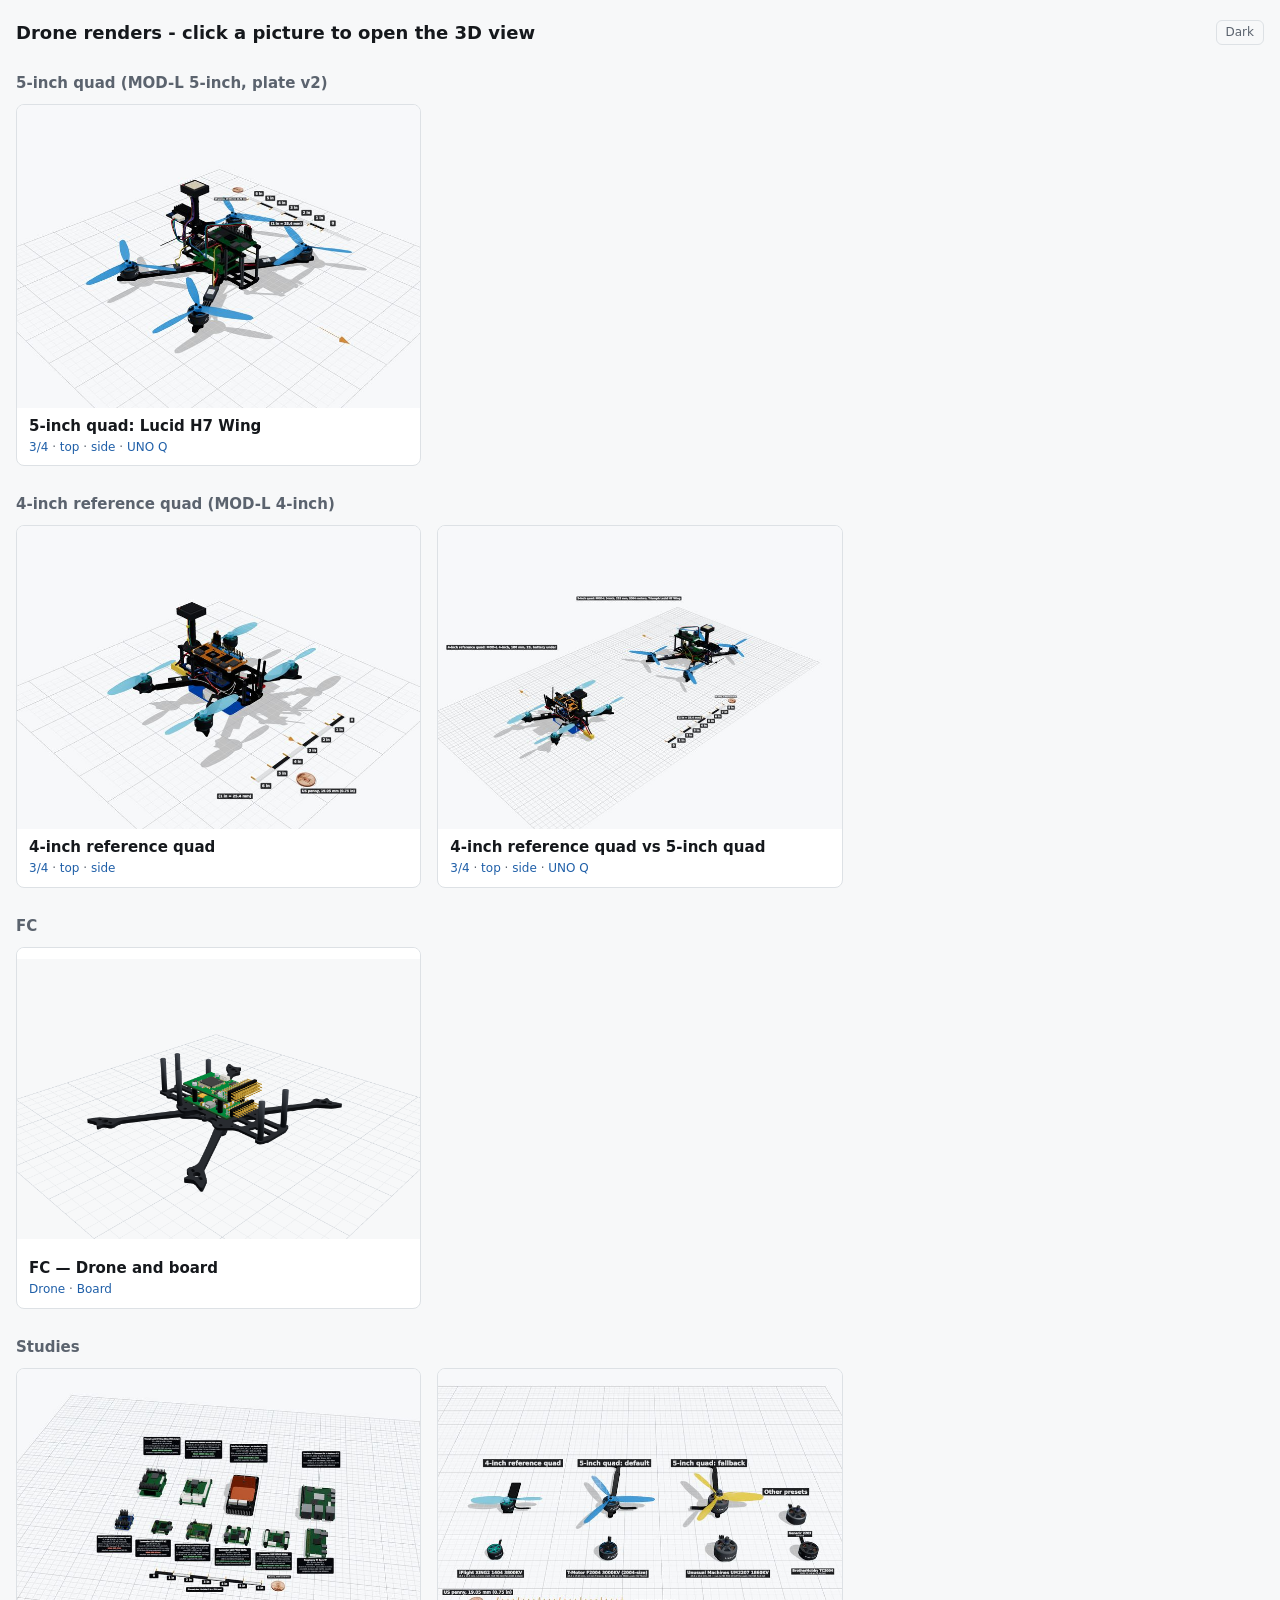
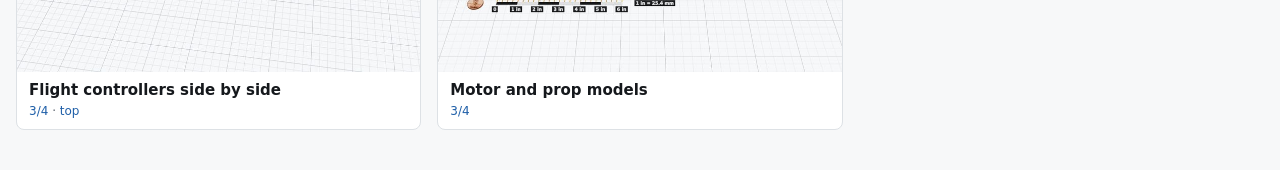
<file: index.html>
<!doctype html>
<html lang="en" data-theme="light">
<head>
<meta charset="utf-8">
<meta name="viewport" content="width=device-width, initial-scale=1">
<title>Drone Renders</title>
<!-- Generated 2026-11-09 20:11 by tools/render/build_gallery.py; do not edit by hand. -->
<style>
:root { --bg:#f7f8f9; --fg:#15181c; --muted:#5b636e; --card:#ffffff; --line:#dde1e5; --link:#1f5fa8; --ph:#eef0f2; }
:root[data-theme="dark"] { --bg:#1d2024; --fg:#e6e8eb; --muted:#9aa3ad; --card:#25292e; --line:#3a3f46; --link:#8cb8ff; --ph:#2c3137; }
* { box-sizing:border-box; }
html, body { margin:0; background:var(--bg); color:var(--fg); font:15px/1.4 system-ui,-apple-system,"Segoe UI",Roboto,Helvetica,Arial,sans-serif; }
body { overflow-x:hidden; }
.wrap { max-width:1400px; margin:0 auto; padding:20px 16px 40px; }
header { display:flex; align-items:center; justify-content:space-between; gap:12px; }
h1 { font-size:18px; font-weight:600; margin:0; }
#theme { background:transparent; color:var(--muted); border:1px solid var(--line); border-radius:6px; padding:3px 9px; font:inherit; font-size:12px; cursor:pointer; flex:none; }
h2 { font-size:15px; font-weight:600; color:var(--muted); margin:28px 0 10px; text-transform:none; }
.grid { display:grid; grid-template-columns:repeat(auto-fill, minmax(min(100%, 320px), 1fr)); gap:16px; }
.card { background:var(--card); border:1px solid var(--line); border-radius:8px; overflow:hidden; min-width:0; }
.pic { display:block; aspect-ratio:4 / 3; background:var(--ph); }
.pic img { display:block; width:100%; height:100%; object-fit:cover; }
.pic.fit { background:#ffffff; }
.pic.fit img { object-fit:contain; }
.pic.none { display:flex; align-items:center; justify-content:center; color:var(--muted); font-size:13px; text-decoration:none; }
.body { padding:8px 12px 10px; }
.title { font-weight:600; margin:0; overflow-wrap:anywhere; }
.links { font-size:12px; color:var(--muted); margin-top:2px; }
.links a { color:var(--link); text-decoration:none; }
.links a:hover { text-decoration:underline; }
.arch { margin:32px 0 0; font-size:15px; }
.arch a { color:var(--link); }
.pubnote { margin:0 0 10px; font-size:13px; color:var(--muted); }
</style>
</head>
<body>
<div class="wrap">
<header><h1>Drone renders - click a picture to open the 3D view</h1><button id="theme" type="button">Dark</button></header>
<h2>5-inch quad (MOD-L 5-inch, plate v2)</h2>
<div class="grid">
<article class="card"><a class="pic" href="quad5_render.html" target="_blank" rel="noopener"><img src="thumbs/quad5_render.jpg" alt="5-inch quad: Lucid H7 Wing" title="5-inch quad: Lucid H7 Wing (rev 11, 2026-11-09)" loading="lazy"></a><div class="body"><p class="title">5-inch quad: Lucid H7 Wing</p><div class="links"><a href="quad5_render.png" target="_blank" rel="noopener">3/4</a> &middot; <a href="quad5_render_top.png" target="_blank" rel="noopener">top</a> &middot; <a href="quad5_render_side.png" target="_blank" rel="noopener">side</a> &middot; <a href="quad5_render_unoq.png" target="_blank" rel="noopener">UNO Q</a></div></div></article>
</div>
<h2>4-inch reference quad (MOD-L 4-inch)</h2>
<div class="grid">
<article class="card"><a class="pic" href="quad4_ref_render.html" target="_blank" rel="noopener"><img src="thumbs/quad4_ref_render.jpg" alt="4-inch reference quad" title="4-inch reference quad render (2026-11-08)" loading="lazy"></a><div class="body"><p class="title">4-inch reference quad</p><div class="links"><a href="quad4_ref_render.png" target="_blank" rel="noopener">3/4</a> &middot; <a href="quad4_ref_render_top.png" target="_blank" rel="noopener">top</a> &middot; <a href="quad4_ref_render_side.png" target="_blank" rel="noopener">side</a></div></div></article>
<article class="card"><a class="pic" href="quad4_vs_quad5_render.html" target="_blank" rel="noopener"><img src="thumbs/quad4_vs_quad5_render.jpg" alt="4-inch reference quad vs 5-inch quad" title="4-inch reference quad vs 5-inch quad, same scene and scale (rev 2026-11-09: synced to the standalone renders)" loading="lazy"></a><div class="body"><p class="title">4-inch reference quad vs 5-inch quad</p><div class="links"><a href="quad4_vs_quad5_render.png" target="_blank" rel="noopener">3/4</a> &middot; <a href="quad4_vs_quad5_render_top.png" target="_blank" rel="noopener">top</a> &middot; <a href="quad4_vs_quad5_render_side.png" target="_blank" rel="noopener">side</a> &middot; <a href="quad4_vs_quad5_render_unoq.png" target="_blank" rel="noopener">UNO Q</a></div></div></article>
</div>
<h2 id="fc">FC</h2><div class="grid"><article class="card"><a class="pic fit" href="fc/"><img src="fc/drone.png" alt="Flight controller on the 4-inch HD Cargo frame" loading="lazy"></a><div class="body"><p class="title">FC — Drone and board</p><div class="links"><a href="fc/">Drone</a> · <a href="fc/board.html">Board</a></div></div></article></div>
<h2>Studies</h2>
<div class="grid">
<article class="card"><a class="pic" href="fc_comparison_render.html" target="_blank" rel="noopener"><img src="thumbs/fc_comparison_render.jpg" alt="Flight controllers side by side" title="FC comparison render (2026-11-08, rev 2: every FC in designer&#x27;s document + Lumenier NDAA options + Pi references)" loading="lazy"></a><div class="body"><p class="title">Flight controllers side by side</p><div class="links"><a href="fc_comparison_render.png" target="_blank" rel="noopener">3/4</a> &middot; <a href="fc_comparison_render_top.png" target="_blank" rel="noopener">top</a></div></div></article>
<article class="card"><a class="pic" href="lib/motor_models_test.html" target="_blank" rel="noopener"><img src="thumbs/lib__motor_models_test.jpg" alt="Motor and prop models" title="Motor model test" loading="lazy"></a><div class="body"><p class="title">Motor and prop models</p><div class="links"><a href="lib/motor_models_test.png" target="_blank" rel="noopener">3/4</a></div></div></article>
</div>
</div>
<script>
(function () {
  var root = document.documentElement, btn = document.getElementById('theme');
  function apply(t) { root.setAttribute('data-theme', t); btn.textContent = t === 'dark' ? 'Light' : 'Dark'; }
  var saved = null;
  try { saved = localStorage.getItem('quad5-gallery-theme'); } catch (e) {}
  apply(saved === 'dark' ? 'dark' : 'light');
  btn.addEventListener('click', function () {
    var t = root.getAttribute('data-theme') === 'dark' ? 'light' : 'dark';
    apply(t);
    try { localStorage.setItem('quad5-gallery-theme', t); } catch (e) {}
  });
})();
</script>
</body>
</html>
</file>
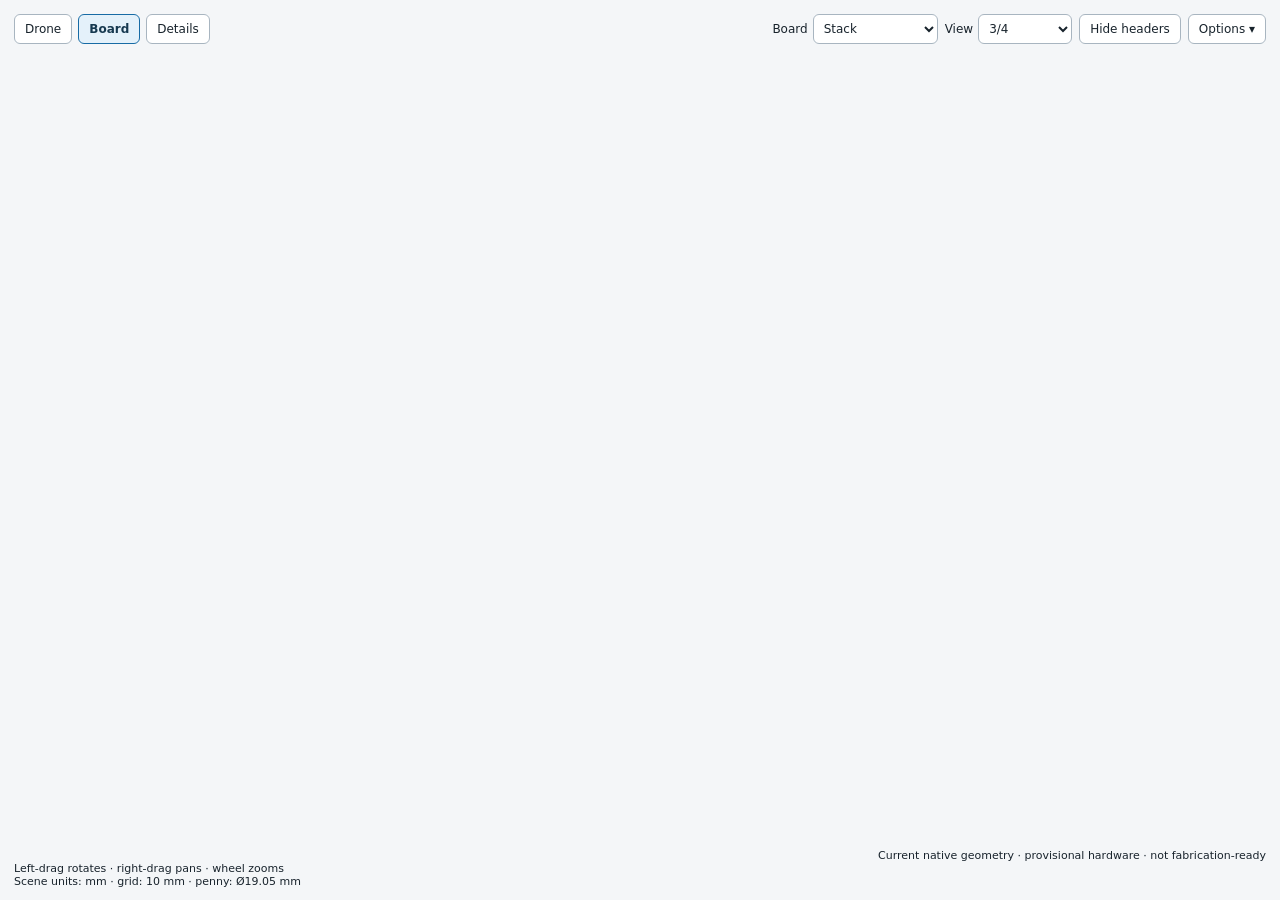
<file: fc-v4-board-detail/index.html>
<!doctype html><html lang="en"><meta charset="utf-8"><meta name="viewport" content="width=device-width,initial-scale=1"><title>FC</title><meta http-equiv="refresh" content="0;url=../fc/board.html"><link rel="canonical" href="../fc/board.html"><p><a href="../fc/board.html">Open FC</a></p></html>
</file>
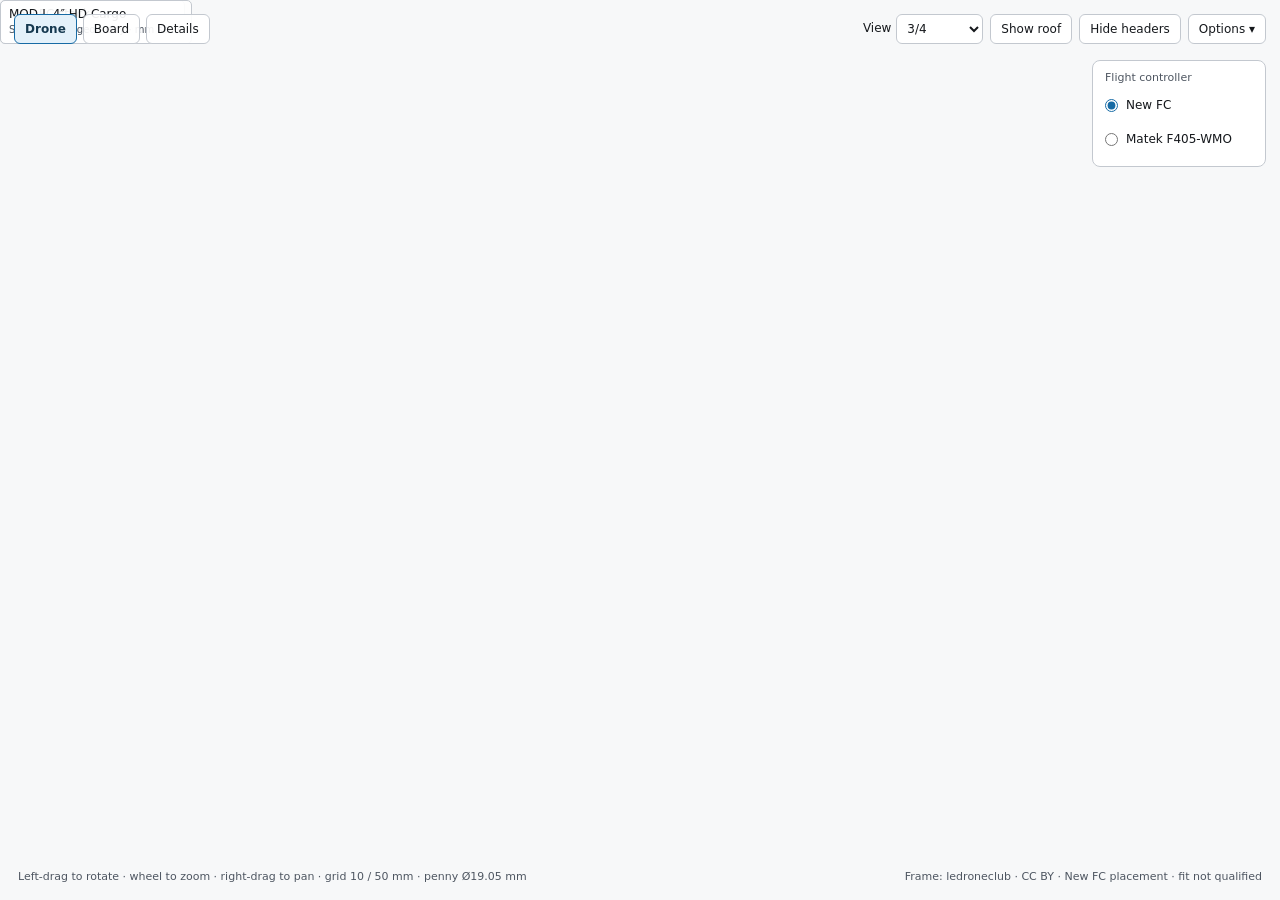
<file: fc-v4-hd-cargo/index.html>
<!doctype html><html lang="en"><meta charset="utf-8"><meta name="viewport" content="width=device-width,initial-scale=1"><title>FC</title><meta http-equiv="refresh" content="0;url=../fc/"><link rel="canonical" href="../fc/"><p><a href="../fc/">Open FC</a></p></html>
</file>
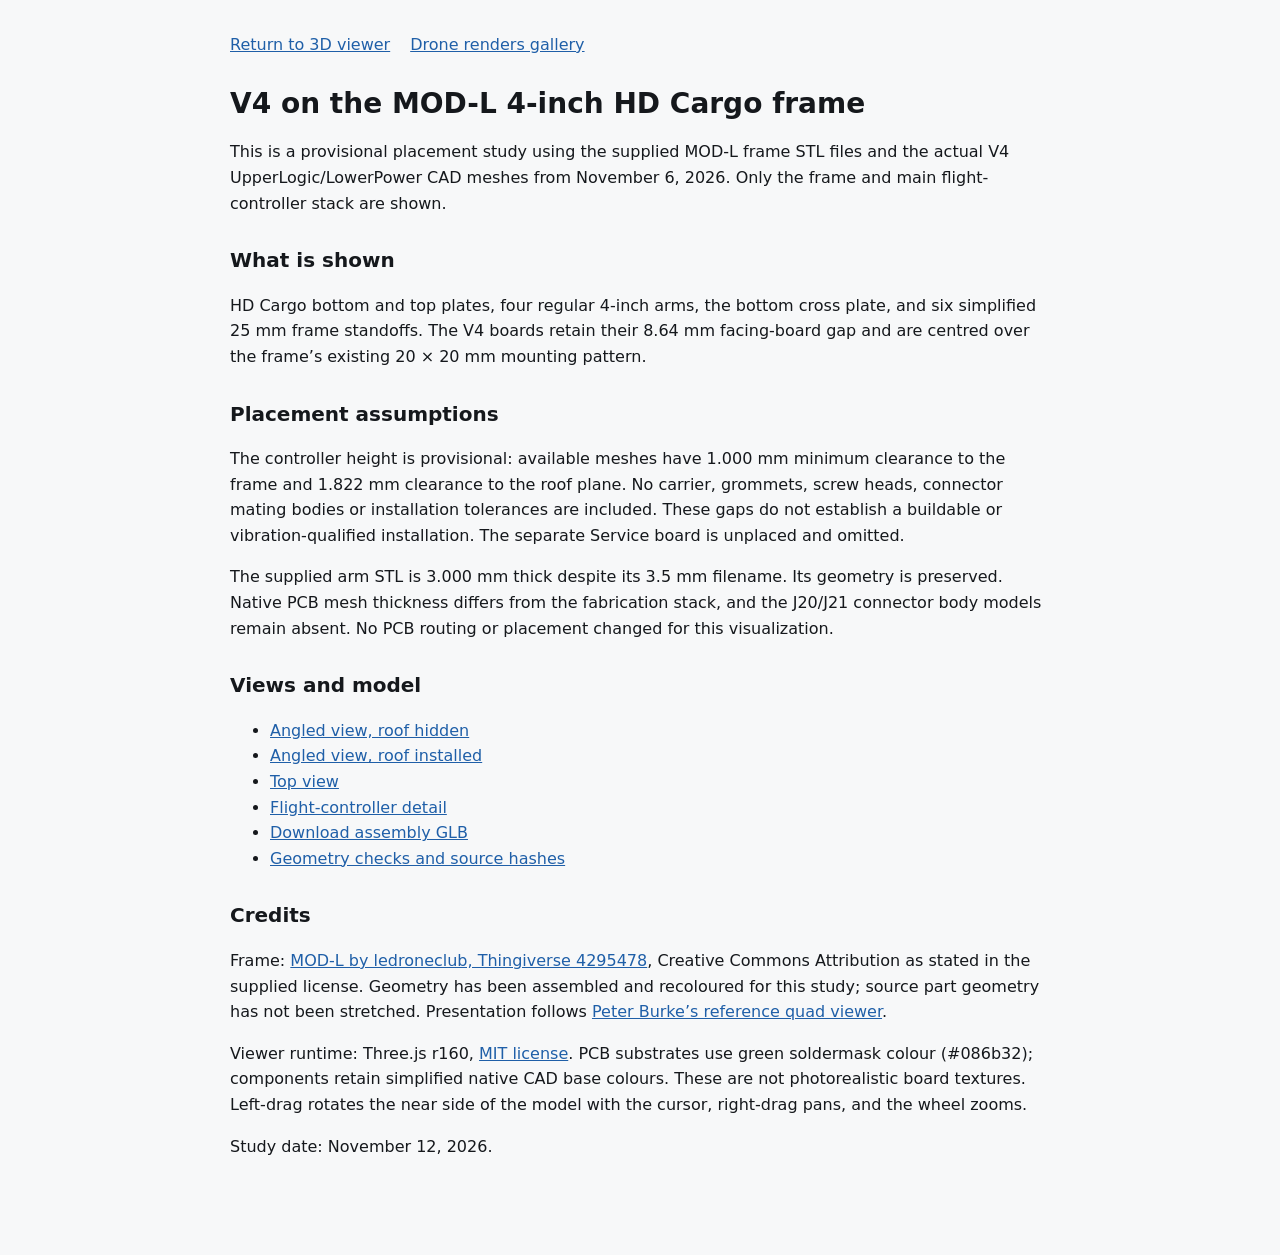
<file: fc-v4-hd-cargo/assumptions.html>
<!doctype html><html lang="en"><head><meta charset="utf-8"><meta name="viewport" content="width=device-width,initial-scale=1"><title>V4 HD Cargo — sources and assumptions</title><style>body{margin:0;background:#f7f8f9;color:#15181c;font:16px/1.6 system-ui,sans-serif}main{max-width:820px;margin:32px auto;padding:0 24px 48px}h1{font-size:28px;line-height:1.25}h2{font-size:20px;margin-top:28px}a{color:#1f5fa8}nav{display:flex;gap:20px;margin-bottom:28px}</style></head><body><main><nav><a href="index.html">Return to 3D viewer</a><a href="../index.html">Drone renders gallery</a></nav><h1>V4 on the MOD-L 4-inch HD Cargo frame</h1>
<p>This is a provisional placement study using the supplied MOD-L frame STL files and the actual V4 UpperLogic/LowerPower CAD meshes from November 6, 2026. Only the frame and main flight-controller stack are shown.</p>
<h2>What is shown</h2><p>HD Cargo bottom and top plates, four regular 4-inch arms, the bottom cross plate, and six simplified 25 mm frame standoffs. The V4 boards retain their 8.64 mm facing-board gap and are centred over the frame’s existing 20 × 20 mm mounting pattern.</p>
<h2>Placement assumptions</h2><p>The controller height is provisional: available meshes have 1.000 mm minimum clearance to the frame and 1.822 mm clearance to the roof plane. No carrier, grommets, screw heads, connector mating bodies or installation tolerances are included. These gaps do not establish a buildable or vibration-qualified installation. The separate Service board is unplaced and omitted.</p>
<p>The supplied arm STL is 3.000 mm thick despite its 3.5 mm filename. Its geometry is preserved. Native PCB mesh thickness differs from the fabrication stack, and the J20/J21 connector body models remain absent. No PCB routing or placement changed for this visualization.</p>
<h2>Views and model</h2><ul><li><a href="FC-V4-HD-Cargo-angled-open.png">Angled view, roof hidden</a></li><li><a href="FC-V4-HD-Cargo-angled-roof.png">Angled view, roof installed</a></li><li><a href="FC-V4-HD-Cargo-top-open.png">Top view</a></li><li><a href="FC-V4-HD-Cargo-fc-detail.png">Flight-controller detail</a></li><li><a href="FC-V4-HD-Cargo-provisional.glb">Download assembly GLB</a></li><li><a href="assembly-verification.json">Geometry checks and source hashes</a></li></ul>
<h2>Credits</h2><p>Frame: <a href="https://www.thingiverse.com/thing:4295478">MOD-L by ledroneclub, Thingiverse 4295478</a>, Creative Commons Attribution as stated in the supplied license. Geometry has been assembled and recoloured for this study; source part geometry has not been stretched. Presentation follows <a href="../quad4_ref_render.html">Peter Burke’s reference quad viewer</a>.</p><p>Viewer runtime: Three.js r160, <a href="assets/THREE-LICENSE.txt">MIT license</a>. PCB substrates use green soldermask colour (#086b32); components retain simplified native CAD base colours. These are not photorealistic board textures. Left-drag rotates the near side of the model with the cursor, right-drag pans, and the wheel zooms.</p><p>Study date: November 12, 2026.</p></main></body></html>
</file>
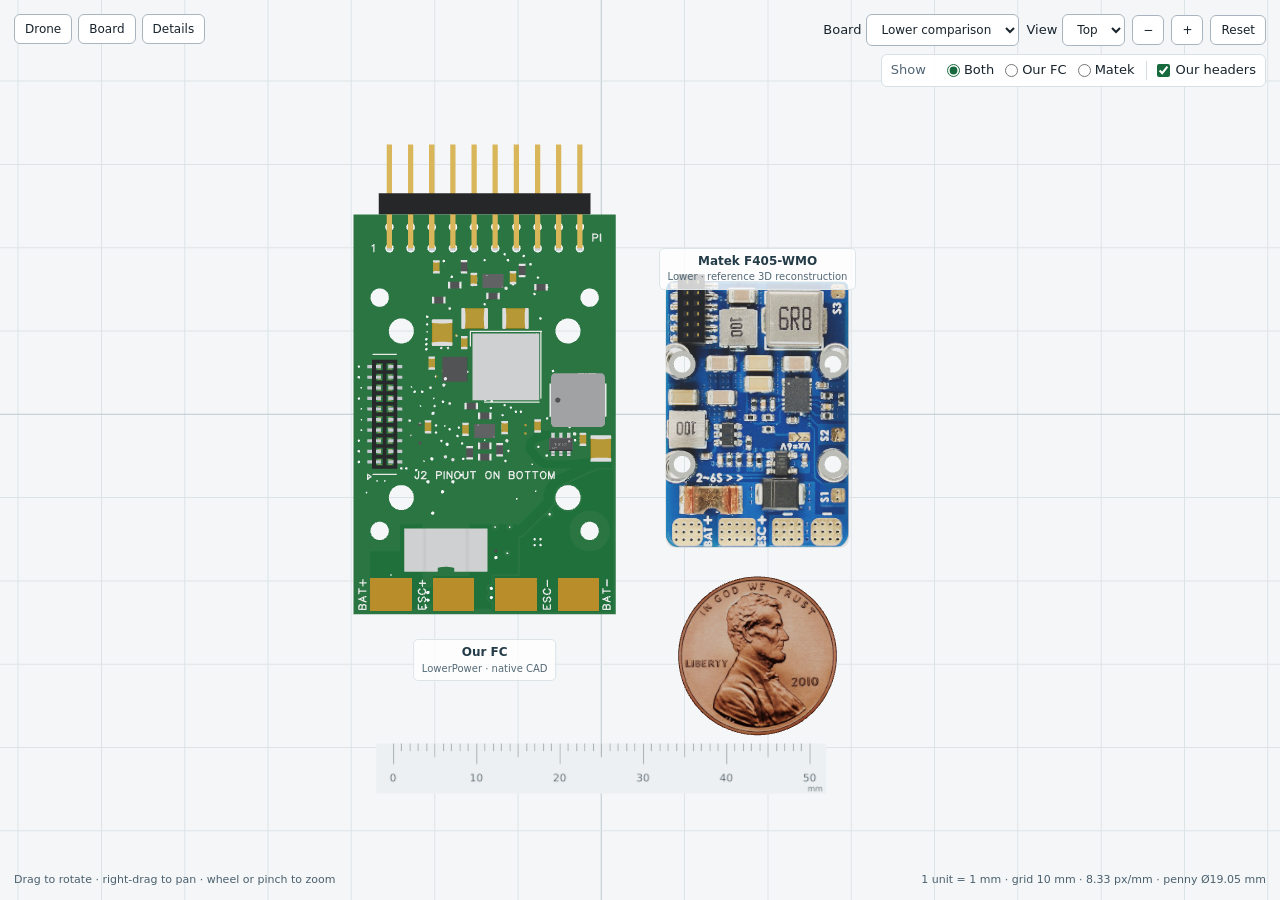
<file: fc/compare-lower.html>
<!DOCTYPE html>
<html lang="en"><head><meta charset="utf-8"/><meta content="width=device-width,initial-scale=1" name="viewport"/><title>FC — Lower comparison</title><link href="assets/compare.css?h=0742d394858e" rel="stylesheet"/></head><body data-board="LowerPower" data-matek="lower">
<div class="page-links"><a href="./">Drone</a><a href="board.html">Board</a><button aria-expanded="false" id="detailsButton">Details</button></div>
<nav aria-label="Comparison controls" id="controls"><div class="control-row"><label>Board <select id="boardPage"><option value="board.html">Stack</option><option value="board.html?view=upper-pins">Upper board</option><option value="board.html?view=lower-pins">Lower board</option><option value="compare-upper.html">Upper comparison</option><option selected="" value="compare-lower.html">Lower comparison</option></select></label><label>View <select id="view"><option value="top">Top</option><option value="3d">3D</option></select></label><button aria-label="Zoom out" id="zoomOut">−</button><button aria-label="Zoom in" id="zoomIn">+</button><button id="reset">Reset</button></div><div class="control-row secondary"><fieldset><legend>Show</legend><label><input checked="" name="showBoard" type="radio" value="both"/> Both</label><label><input name="showBoard" type="radio" value="ours"/> Our FC</label><label><input name="showBoard" type="radio" value="matek"/> Matek</label></fieldset><label class="check"><input checked="" id="headers" type="checkbox"/> Our headers</label></div></nav>
<aside hidden="" id="details"><p>Our FC uses the same current native geometry, dark-green display mask and exact header ownership as the Drone and Board pages. Side-by-side placement is a display-only rigid transform; Matek remains a photograph-derived reference, not manufacturer CAD. Hardware and fabrication are not qualified.</p><h1>Lower boards, shared scale</h1><p>Our FC: <b>31.5 × 48 mm</b>. Matek F405-WMO: <b>22 × 32 mm</b>. Both sit in the same millimetre scene, with a 6 mm gap between PCB edges.</p><p>Our board uses current native CAD and pad artwork. Matek uses the reference model and manufacturer photographs: it is a 3D reconstruction, with some component dimensions and heights estimated. It is not manufacturer CAD.</p><p>Top view is orthographic. The same camera and zoom apply to both boards in every view. In 3D, foreshortening changes the apparent outline, not the model dimensions.</p><p>Matek lower is oriented with its large power pads at the same −Y end as our board.</p><p><a href="https://www.mateksys.com/?portfolio=f405-wmo">Matek product reference</a> · <a href="https://peterjburke.github.io/dronerenders/fc_comparison_render.html">Historical comparison template</a></p><p class="status">Placement and visualization study. Our electrical routing and hardware qualification remain unfinished.</p><p id="modelNote"></p><p><a href="assets/matek-model-provenance.json?h=4d31a64c0061">Matek model sources and dimension limits</a></p></aside>
<div class="scene-label" id="ourLabel"><b>Our FC</b><span>LowerPower · native CAD</span></div><div class="scene-label" id="matekLabel"><b>Matek F405-WMO</b><span>Lower · reference 3D reconstruction</span></div><div id="loading" role="status">Loading boards…</div><div hidden="" id="error" role="alert"></div>
<footer><span>Drag to rotate · right-drag to pan · wheel or pinch to zoom</span><span id="scaleReadout">1 scene unit = 1 mm · grid 10 mm</span></footer>
<script src="assets/three.min.js?h=170c6789f432"></script><script src="assets/matek-model.js?h=bce577143cd3"></script><script src="assets/penny.js?h=28a6c21bc9c4"></script><script src="assets/current-native-metadata.js?h=4c62ab9dbbe4"></script><script src="assets/native-mesh-00.js?h=1a545de45274"></script><script src="assets/native-mesh-01.js?h=2cf3241f4df2"></script><script src="assets/native-mesh-02.js?h=9424caa2b877"></script><script src="assets/native-mesh-03.js?h=3a56001f2960"></script><script src="assets/native-mesh-04.js?h=cf7d8aad08b3"></script><script src="assets/native-mesh-05.js?h=43bcd48908e4"></script><script src="assets/native-mesh-06.js?h=350aa3fb1aa4"></script><script src="assets/native-mesh-07.js?h=6b4783c3757c"></script><script src="assets/native-frame.js?h=ce6928093bbe"></script><script src="assets/header-ownership.js?h=d59ef9cffe43"></script><script src="assets/lower-mask-display.js?h=bee8b97439ae"></script><script src="assets/native-current-loader.js?h=20ec30737601"></script><script src="assets/compare.js?h=8a3e8a4fb9d1"></script></body></html>
</file>
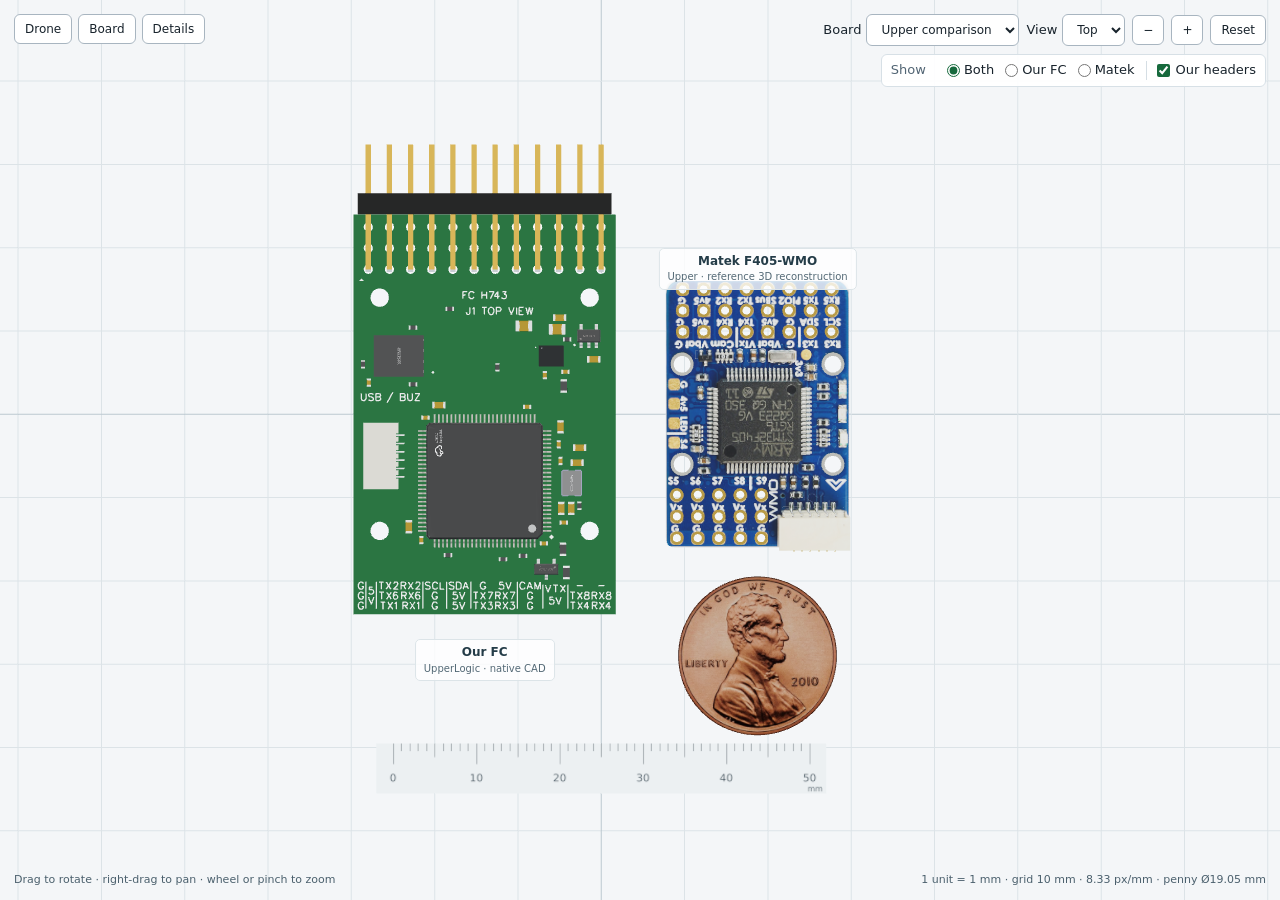
<file: fc/compare-upper.html>
<!DOCTYPE html>
<html lang="en"><head><meta charset="utf-8"/><meta content="width=device-width,initial-scale=1" name="viewport"/><title>FC — Upper comparison</title><link href="assets/compare.css?h=0742d394858e" rel="stylesheet"/></head><body data-board="UpperLogic" data-matek="upper">
<div class="page-links"><a href="./">Drone</a><a href="board.html">Board</a><button aria-expanded="false" id="detailsButton">Details</button></div>
<nav aria-label="Comparison controls" id="controls"><div class="control-row"><label>Board <select id="boardPage"><option value="board.html">Stack</option><option value="board.html?view=upper-pins">Upper board</option><option value="board.html?view=lower-pins">Lower board</option><option selected="" value="compare-upper.html">Upper comparison</option><option value="compare-lower.html">Lower comparison</option></select></label><label>View <select id="view"><option value="top">Top</option><option value="3d">3D</option></select></label><button aria-label="Zoom out" id="zoomOut">−</button><button aria-label="Zoom in" id="zoomIn">+</button><button id="reset">Reset</button></div><div class="control-row secondary"><fieldset><legend>Show</legend><label><input checked="" name="showBoard" type="radio" value="both"/> Both</label><label><input name="showBoard" type="radio" value="ours"/> Our FC</label><label><input name="showBoard" type="radio" value="matek"/> Matek</label></fieldset><label class="check"><input checked="" id="headers" type="checkbox"/> Our headers</label></div></nav>
<aside hidden="" id="details"><p>Our FC uses the same current native geometry, dark-green display mask and exact header ownership as the Drone and Board pages. Side-by-side placement is a display-only rigid transform; Matek remains a photograph-derived reference, not manufacturer CAD. Hardware and fabrication are not qualified.</p><h1>Upper boards, shared scale</h1><p>Our FC: <b>31.5 × 48 mm</b>. Matek F405-WMO: <b>22 × 32 mm</b>. Both sit in the same millimetre scene, with a 6 mm gap between PCB edges.</p><p>Our board uses current native CAD and pad artwork. Matek uses the reference model and manufacturer photographs: it is a 3D reconstruction, with some component dimensions and heights estimated. It is not manufacturer CAD.</p><p>Top view is orthographic. The same camera and zoom apply to both boards in every view. In 3D, foreshortening changes the apparent outline, not the model dimensions.</p><p>Matek upper preserves the manufacturer top-face orientation.</p><p><a href="https://www.mateksys.com/?portfolio=f405-wmo">Matek product reference</a> · <a href="https://peterjburke.github.io/dronerenders/fc_comparison_render.html">Historical comparison template</a></p><p class="status">Placement and visualization study. Our electrical routing and hardware qualification remain unfinished.</p><p id="modelNote"></p><p><a href="assets/matek-model-provenance.json?h=4d31a64c0061">Matek model sources and dimension limits</a></p></aside>
<div class="scene-label" id="ourLabel"><b>Our FC</b><span>UpperLogic · native CAD</span></div><div class="scene-label" id="matekLabel"><b>Matek F405-WMO</b><span>Upper · reference 3D reconstruction</span></div><div id="loading" role="status">Loading boards…</div><div hidden="" id="error" role="alert"></div>
<footer><span>Drag to rotate · right-drag to pan · wheel or pinch to zoom</span><span id="scaleReadout">1 scene unit = 1 mm · grid 10 mm</span></footer>
<script src="assets/three.min.js?h=170c6789f432"></script><script src="assets/matek-model.js?h=bce577143cd3"></script><script src="assets/penny.js?h=28a6c21bc9c4"></script><script src="assets/current-native-metadata.js?h=4c62ab9dbbe4"></script><script src="assets/native-mesh-00.js?h=1a545de45274"></script><script src="assets/native-mesh-01.js?h=2cf3241f4df2"></script><script src="assets/native-mesh-02.js?h=9424caa2b877"></script><script src="assets/native-mesh-03.js?h=3a56001f2960"></script><script src="assets/native-mesh-04.js?h=cf7d8aad08b3"></script><script src="assets/native-mesh-05.js?h=43bcd48908e4"></script><script src="assets/native-mesh-06.js?h=350aa3fb1aa4"></script><script src="assets/native-mesh-07.js?h=6b4783c3757c"></script><script src="assets/native-frame.js?h=ce6928093bbe"></script><script src="assets/header-ownership.js?h=d59ef9cffe43"></script><script src="assets/lower-mask-display.js?h=bee8b97439ae"></script><script src="assets/native-current-loader.js?h=20ec30737601"></script><script src="assets/compare.js?h=8a3e8a4fb9d1"></script></body></html>
</file>
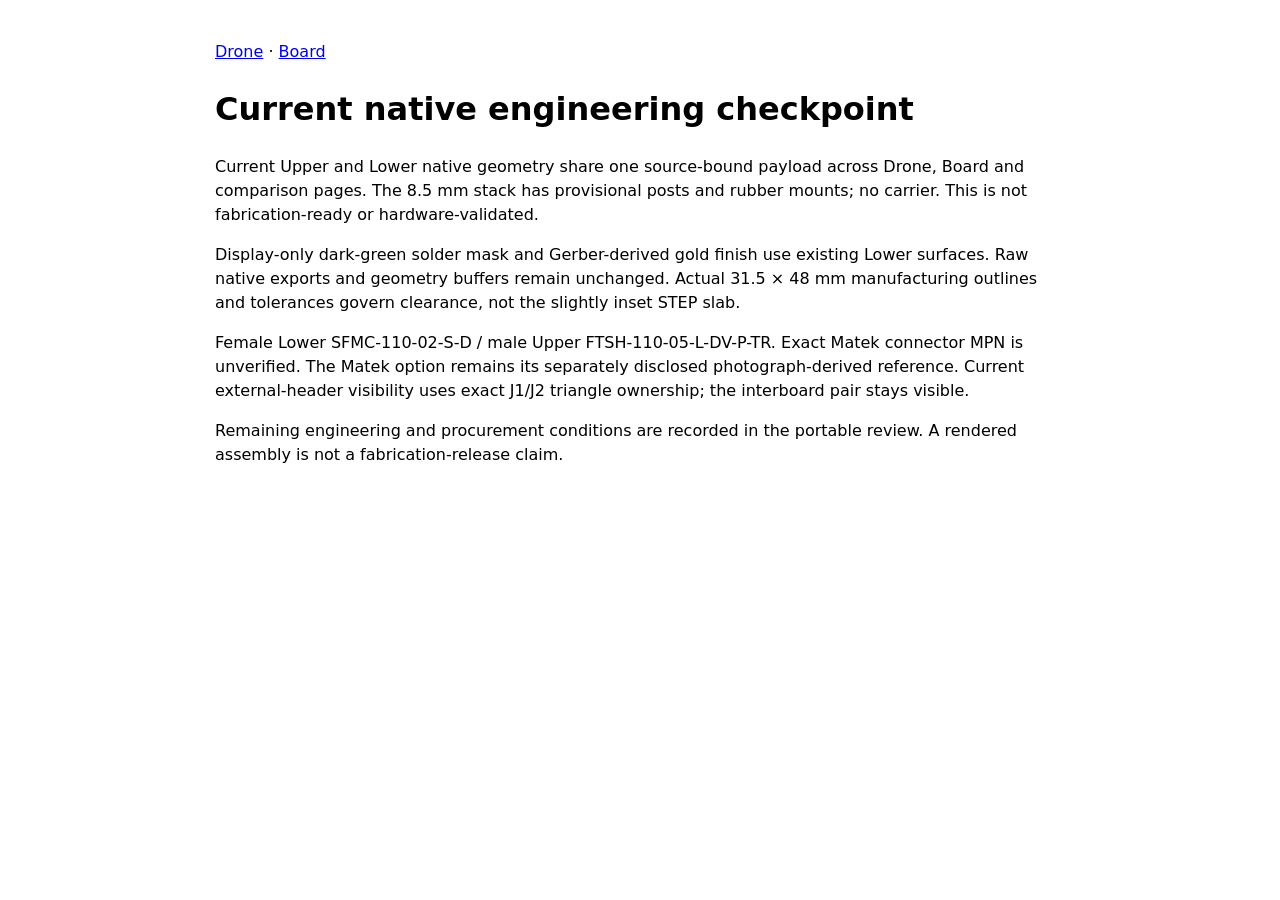
<file: fc/notes.html>
<!doctype html><html lang="en"><meta charset="utf-8"><meta name="viewport" content="width=device-width,initial-scale=1"><title>FC design notes</title><style>body{max-width:850px;margin:24px auto;padding:16px;font:16px/1.5 system-ui}</style><nav><a href="./">Drone</a> · <a href="board.html">Board</a></nav><h1>Current native engineering checkpoint</h1><p>Current Upper and Lower native geometry share one source-bound payload across Drone, Board and comparison pages. The 8.5 mm stack has provisional posts and rubber mounts; no carrier. This is not fabrication-ready or hardware-validated.</p><p>Display-only dark-green solder mask and Gerber-derived gold finish use existing Lower surfaces. Raw native exports and geometry buffers remain unchanged. Actual 31.5 × 48 mm manufacturing outlines and tolerances govern clearance, not the slightly inset STEP slab.</p><p>Female Lower SFMC-110-02-S-D / male Upper FTSH-110-05-L-DV-P-TR. Exact Matek connector MPN is unverified. The Matek option remains its separately disclosed photograph-derived reference. Current external-header visibility uses exact J1/J2 triangle ownership; the interboard pair stays visible.</p><p>Remaining engineering and procurement conditions are recorded in the portable review. A rendered assembly is not a fabrication-release claim.</p></html>
</file>
<file: fc/assets/compare.css>
:root{font:13px/1.45 system-ui,sans-serif;color:#18232c;background:#f4f6f8}*{box-sizing:border-box}body{margin:0;overflow:hidden}canvas{display:block;position:fixed;inset:0;touch-action:none}a{color:#126596}button,select,.page-links a{font:12px system-ui;color:#18232c;background:#fff;border:1px solid #a8b5c0;border-radius:6px;padding:7px 10px;text-decoration:none;cursor:pointer}button:hover,.page-links a:hover{border-color:#477585}button:focus-visible,select:focus-visible,a:focus-visible,input:focus-visible{outline:2px solid #17703f;outline-offset:2px}.page-links{position:fixed;left:14px;top:14px;display:flex;gap:6px;z-index:4}#controls{position:fixed;top:14px;right:14px;z-index:4;max-width:calc(100vw - 220px)}.control-row{display:flex;gap:7px;justify-content:flex-end;align-items:center;flex-wrap:wrap}.control-row>label{display:flex;align-items:center;gap:5px}select{max-width:170px}.secondary{margin-top:8px;background:#ffffffec;border:1px solid #d7e0e6;border-radius:6px;padding:6px 9px;width:max-content;margin-left:auto}fieldset{padding:0;margin:0;border:0;display:flex;gap:11px;align-items:center}fieldset legend{float:left;margin-right:10px;padding:0;color:#526574}fieldset label,.check{display:flex;align-items:center;gap:4px;white-space:nowrap}input{accent-color:#176a3d;margin:0}.check{border-left:1px solid #d5dee4;padding-left:10px;margin-left:5px}#details{position:fixed;top:58px;left:14px;width:330px;max-width:calc(100vw - 28px);max-height:calc(100vh - 130px);overflow:auto;padding:14px;background:#ffffffed;border:1px solid #bac8d1;border-radius:8px;z-index:6;font-size:12px}h1{font-size:17px;margin:0 0 8px}p{margin:9px 0}.status{background:#fff0d5;padding:8px;border-radius:4px}.scene-label{position:fixed;pointer-events:none;transform:translate(-50%,0);text-align:center;font-size:12px;white-space:nowrap;z-index:2;color:#243c48;background:#ffffffc9;border:1px solid #dce4e8;border-radius:5px;padding:4px 8px}.scene-label span{display:block;font-size:10px;color:#536875}footer{position:fixed;left:14px;right:14px;bottom:12px;display:flex;justify-content:space-between;gap:15px;font-size:11px;color:#4b606d;pointer-events:none;z-index:3}#loading{position:fixed;left:50%;top:50%;transform:translate(-50%,-50%);background:#fff;padding:14px;border-radius:7px;z-index:5}#loading[hidden]{display:none}#error{position:fixed;left:15px;bottom:60px;right:15px;padding:12px;background:#ffebe3;border:1px solid #bd7964;z-index:6}@media(max-width:740px){#controls{left:14px;right:14px;top:58px;max-width:none}.control-row{justify-content:flex-start;gap:5px}.secondary{margin-left:0;padding:6px;width:max-content;font-size:11px}select{max-width:146px;padding:6px}button,.page-links a{font-size:11px;padding:7px 9px}fieldset{gap:9px}.scene-label{font-size:10px;padding:3px 5px}.scene-label span{font-size:8px}footer{font-size:9px;flex-direction:column;gap:2px}#details{top:147px;max-height:calc(100vh - 200px)}}
</file>
